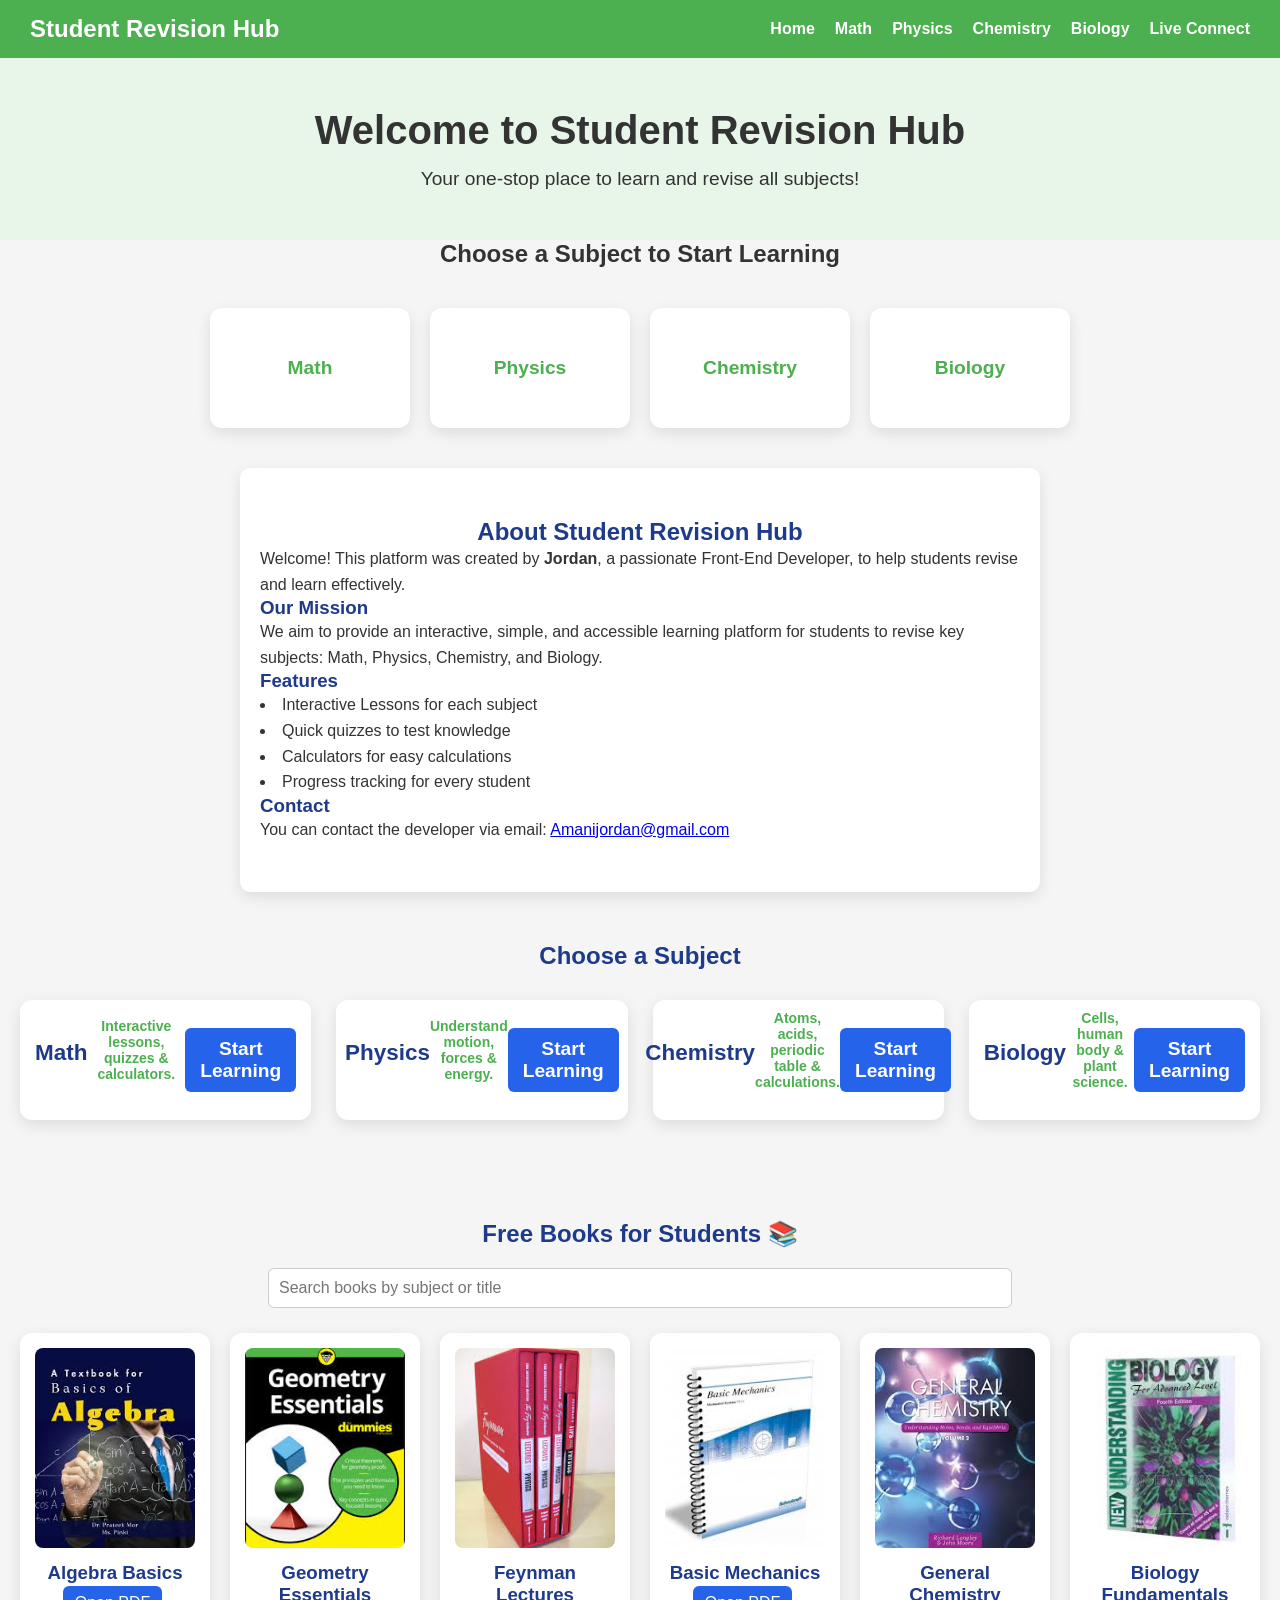
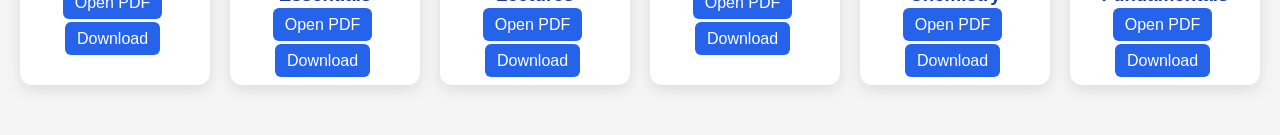
<file: index.html>
<!DOCTYPE html>
<html lang="en">
<head>
  <meta charset="UTF-8">
  <meta name="viewport" content="width=device-width, initial-scale=1.0">
  <title>Student Revision Hub</title>
  <link rel="stylesheet" href="style.css">
</head>
<body>

  <!-- Navigation Bar -->
  <nav class="navbar">
    <div class="logo">Student Revision Hub</div>
    <ul class="nav-links">
      <li><a href="index.html">Home</a></li>
      <li><a href="math.html">Math</a></li>
      <li><a href="pyscis.html">Physics</a></li>
      <li><a href="chemistry.html">Chemistry</a></li>
      <li><a href="biology.html">Biology</a></li>
      <li><a href="live.html">Live Connect</a></li>
    </ul>
  </nav>

  <!-- Hero / Welcome Section -->
  <header class="hero">
    <h1>Welcome to Student Revision Hub</h1>
    <p>Your one-stop place to learn and revise all subjects!</p>
  </header>

  <!-- Subjects Section -->
  <main>
    <h2>Choose a Subject to Start Learning</h2>
    <div class="subject-grid">
      <a href="math.html" class="subject-card">Math</a>
      <a href="pyscis.html" class="subject-card">Physics</a>
      <a href="chemestry.html" class="subject-card">Chemistry</a>
      <a href="biology.html" class="subject-card">Biology</a>
    </div>
  </main>


    <section class="about-container">
    <h2>About Student Revision Hub</h2>
    <p>Welcome! This platform was created by <strong>Jordan</strong>, a passionate Front-End Developer, to help students revise and learn effectively.</p>
    
    <h3>Our Mission</h3>
    <p>We aim to provide an interactive, simple, and accessible learning platform for students to revise key subjects: Math, Physics, Chemistry, and Biology.</p>

    <h3>Features</h3>
    <ul>
        <li>Interactive Lessons for each subject</li>
        <li>Quick quizzes to test knowledge</li>
        <li>Calculators for easy calculations</li>
        <li>Progress tracking for every student</li>
    </ul>

    <h3>Contact</h3>
    <p>You can contact the developer via email: <a href="mailto:alainbuhashe87gmail.com">Amanijordan@gmail.com</a></p>
</section>


    <section class="subjects-container">
    <h2>Choose a Subject</h2>
    <div class="subjects-grid">
        <div class="subject-card">
            <h3>Math</h3>
            <p>Interactive lessons, quizzes & calculators.</p>
            <a href="math.html" class="btn">Start Learning</a>
        </div>
        <div class="subject-card">
            <h3>Physics</h3>
            <p>Understand motion, forces & energy.</p>
            <a href="physics.html" class="btn">Start Learning</a>
        </div>
        <div class="subject-card">
            <h3>Chemistry</h3>
            <p>Atoms, acids, periodic table & calculations.</p>
            <a href="chemistry.html" class="btn">Start Learning</a>
        </div>
        <div class="subject-card">
            <h3>Biology</h3>
            <p>Cells, human body & plant science.</p>
            <a href="biology.html" class="btn">Start Learning</a>
        </div>
    </div>
</section>

       <section class="books-section">
    <h2>Free Books for Students 📚</h2>

    <!-- Search bar -->
    <input type="text" id="bookSearch" placeholder="Search books by subject or title" onkeyup="filterBooks()">

    <!-- Books Grid -->
    <div class="books-grid" id="booksGrid">
        <!-- Math Books -->
        <div class="book-card" data-subject="Math">
            <img src="[data-uri]" alt="Math Book">
            <h3>Algebra Basics</h3>
            <a href="https://www.mathsisfun.com/algebra/algebra-textbook.pdf" target="_blank" class="btn">Open PDF</a>
            <br>
            <br>
            <a href="https://www.mathsisfun.com/algebra/algebra-textbook.pdf" download class="btn download-btn">Download</a>
        </div>

        <div class="book-card" data-subject="Math">
            <img src="[data-uri]" alt="Math Book">
            <h3>Geometry Essentials</h3>
            <a href="https://www.ck12.org/book/CK-12-Geometry-Concepts/section/1.1/" target="_blank" class="btn">Open PDF</a>
            <br>
            <br>
            <a href="https://www.ck12.org/book/CK-12-Geometry-Concepts/section/1.1/" download class="btn download-btn">Download</a>
        </div>

        <!-- Physics Books -->
        <div class="book-card" data-subject="Physics">
            <img src="[data-uri]" alt="Physics Book">
            <h3>Feynman Lectures</h3>
            <a href="https://www.feynmanlectures.caltech.edu/Complete.pdf" target="_blank" class="btn">Open PDF</a>
            <br>
            <br>
            <a href="https://www.feynmanlectures.caltech.edu/Complete.pdf" download class="btn download-btn">Download</a>
        </div>

        <div class="book-card" data-subject="Physics">
            <img src="[data-uri]" alt="Physics Book">
            <h3>Basic Mechanics</h3>
            <a href="https://www.gutenberg.org/files/5001/5001-pdf.pdf" target="_blank" class="btn">Open PDF</a>
            <br>
            <br>
            <a href="https://www.gutenberg.org/files/5001/5001-pdf.pdf" download class="btn download-btn">Download</a>
        </div>

        <!-- Chemistry Books -->
        <div class="book-card" data-subject="Chemistry">
            <img src="[data-uri]" alt="Chemistry Book">
            <h3>General Chemistry</h3>
            <a href="https://chem.libretexts.org/@go/page/50801" target="_blank" class="btn">Open PDF</a>
            <br>
            <br>
            <a href="https://chem.libretexts.org/@go/page/50801" download class="btn download-btn">Download</a>
        </div>

        <!-- Biology Books -->
        <div class="book-card" data-subject="Biology">
            <img src="[data-uri]" alt="Biology Book">
            <h3>Biology Fundamentals</h3>
            <a href="https://www.ncbi.nlm.nih.gov/books/NBK21054/pdf/Bookshelf_NBK21054.pdf" target="_blank" class="btn">Open PDF</a>
            <br>
            <br>
            <a href="https://www.ncbi.nlm.nih.gov/books/NBK21054/pdf/Bookshelf_NBK21054.pdf" download class="btn download-btn">Download</a>
        </div>
    </div>

    <!-- Optional PDF Viewer -->
    <div id="pdfViewerContainer" style="display:none; text-align:center;">
        <h3 id="pdfTitle"></h3>
        <iframe id="pdfViewer" width="80%" height="500px"></iframe>
        <button onclick="closePdfViewer()" class="btn">Close PDF Viewer</button>
    </div>
</section>

<script>
  // Search/Filter Function
  function filterBooks() {
      const input = document.getElementById('bookSearch').value.toLowerCase();
      const books = document.querySelectorAll('.book-card');

      books.forEach(book => {
          const title = book.querySelector('h3').innerText.toLowerCase();
          const subject = book.dataset.subject.toLowerCase();
          if(title.includes(input) || subject.includes(input)) {
              book.style.display = "block";
          } else {
              book.style.display = "none";
          }
      });
  }

  // PDF Viewer Function
  const pdfViewerContainer = document.getElementById('pdfViewerContainer');
  const pdfViewer = document.getElementById('pdfViewer');
  const pdfTitle = document.getElementById('pdfTitle');

  document.querySelectorAll('.book-card .btn').forEach(btn => {
      btn.addEventListener('click', function(e){
          const href = this.getAttribute('href');
          const title = this.parentElement.querySelector('h3').innerText;
          // Only open in viewer for "Open PDF" buttons, not download
          if(!this.classList.contains('download-btn')) {
              e.preventDefault();
              pdfViewer.src = href;
              pdfTitle.innerText = title;
              pdfViewerContainer.style.display = "block";
          }
      });
  });

  function closePdfViewer() {
      pdfViewerContainer.style.display = "none";
      pdfViewer.src = "";
  }

  // Filter audio lessons
  function filterAudio() {
      const input = document.getElementById('audioSearch').value.toLowerCase();
      const audioCards = document.querySelectorAll('.audio-card');

      audioCards.forEach(card => {
          const title = card.querySelector('h3').innerText.toLowerCase();
          const subject = card.dataset.subject.toLowerCase();
          if(title.includes(input) || subject.includes(input)) {
              card.style.display = "block";
          } else {
              card.style.display = "none";
          }
      });
  }
</script>
</body>
</html>
</file>
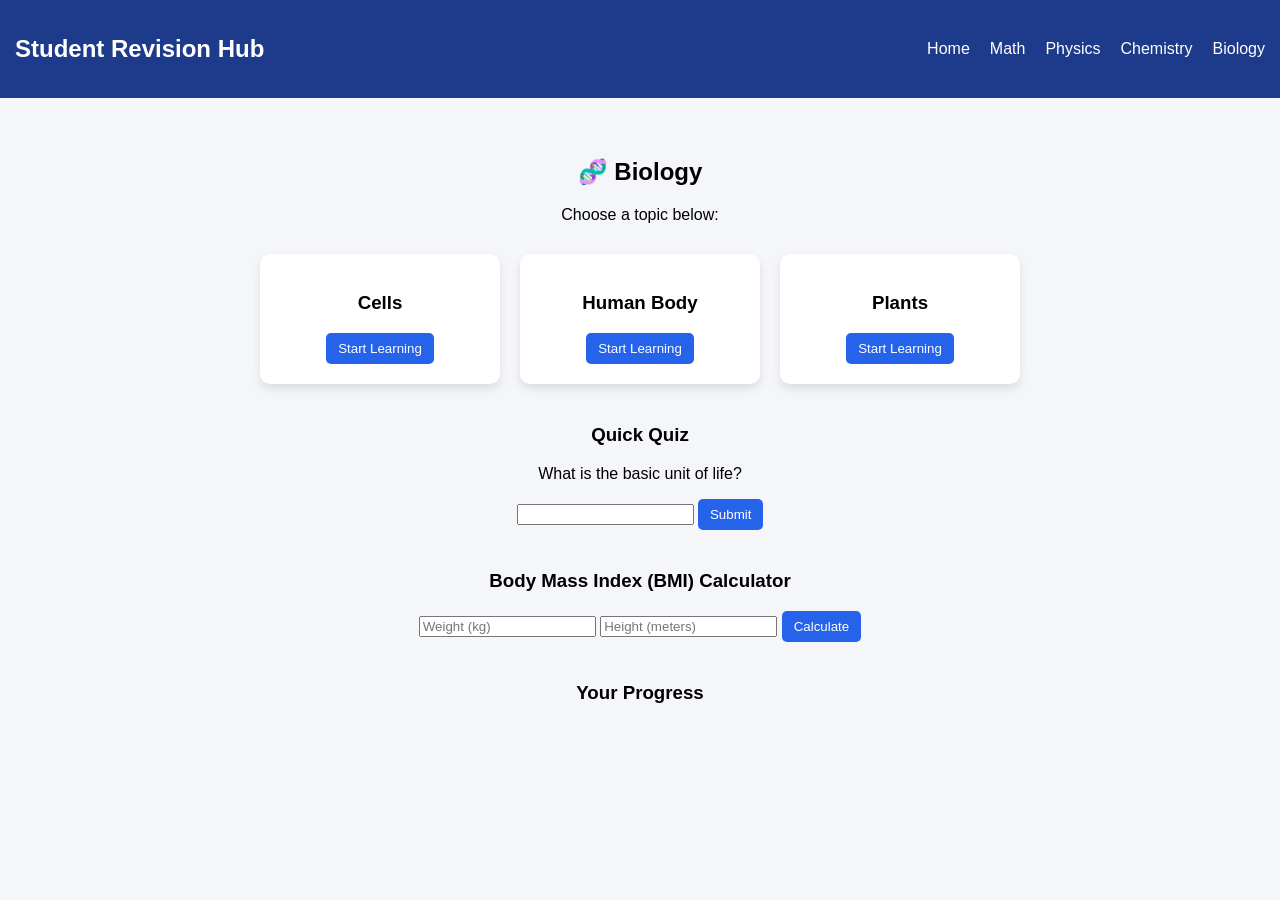
<file: biology.html>
<!DOCTYPE html>
<html lang="en">
<head>
    <meta charset="UTF-8">
    <title>Biology Revision</title>
    <link rel="stylesheet" href="Math.css">
</head>
<body>

<nav>
    <h1>Student Revision Hub</h1>
    <ul>
        <li><a href="index.html">Home</a></li>
        <li><a href="math.html">Math</a></li>
        <li><a href="physics.html">Physics</a></li>
        <li><a href="chemistry.html">Chemistry</a></li>
        <li><a href="biology.html">Biology</a></li>
    </ul>
</nav>

<section class="math-container">
    <h2>🧬 Biology</h2>
    <p>Choose a topic below:</p>

    <div class="topics">
        <div class="card">
            <h3>Cells</h3>
            <button onclick="openBioLesson('cells')">Start Learning</button>
        </div>

        <div class="card">
            <h3>Human Body</h3>
            <button onclick="openBioLesson('body')">Start Learning</button>
        </div>

        <div class="card">
            <h3>Plants</h3>
            <button onclick="openBioLesson('plants')">Start Learning</button>
        </div>
    </div>

    <div id="lesson-content"></div>

    <!-- Quiz -->
    <div class="quiz">
        <h3>Quick Quiz</h3>
        <p>What is the basic unit of life?</p>
        <input type="text" id="bioAnswer">
        <button onclick="checkBioQuiz()">Submit</button>
        <p id="bioResult"></p>
    </div>

    <!-- Calculator -->
    <div class="calculator">
        <h3>Body Mass Index (BMI) Calculator</h3>
        <input type="number" id="weight" placeholder="Weight (kg)">
        <input type="number" id="height" placeholder="Height (meters)">
        <button onclick="calculateBMI()">Calculate</button>
        <p id="bmiResult"></p>
    </div>

    <!-- Progress -->
    <div class="progress">
        <h3>Your Progress</h3>
        <p id="bioProgressStatus"></p>
    </div>

</section >
<script src="biology.js">

</script>

</body>
</html>
</file>
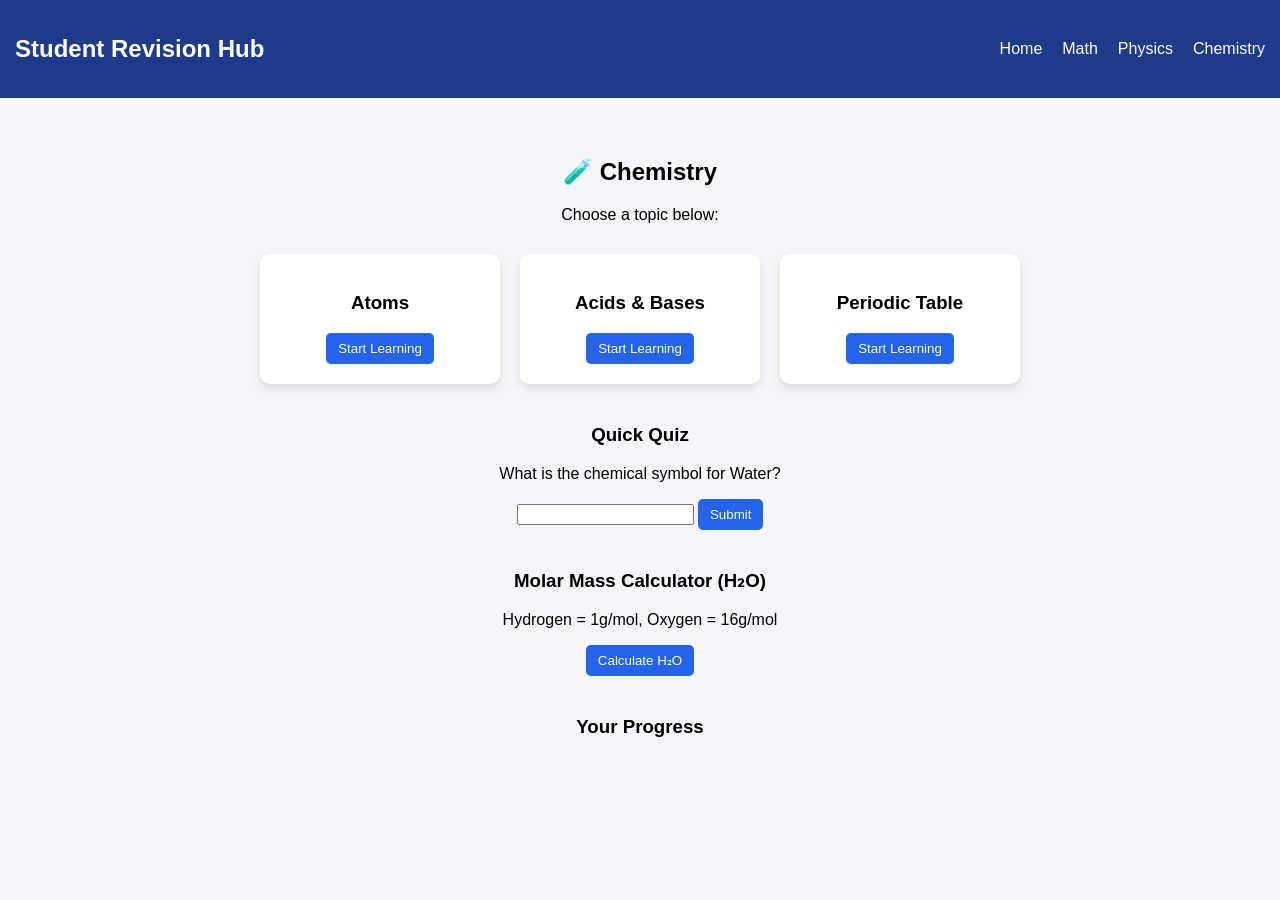
<file: chemestry.html>
<!DOCTYPE html>
<html lang="en">
<head>
    <meta charset="UTF-8">
    <title>Chemistry Revision</title>
    <link rel="stylesheet" href="Math.css">
</head>
<body>

<nav>
    <h1>Student Revision Hub</h1>
    <ul>
        <li><a href="index.html">Home</a></li>
        <li><a href="math.html">Math</a></li>
        <li><a href="physics.html">Physics</a></li>
        <li><a href="chemistry.html">Chemistry</a></li>
    </ul>
</nav>

<section class="math-container">
    <h2>🧪 Chemistry</h2>
    <p>Choose a topic below:</p>

    <div class="topics">
        <div class="card">
            <h3>Atoms</h3>
            <button onclick="openChemLesson('atoms')">Start Learning</button>
        </div>

        <div class="card">
            <h3>Acids & Bases</h3>
            <button onclick="openChemLesson('acids')">Start Learning</button>
        </div>

        <div class="card">
            <h3>Periodic Table</h3>
            <button onclick="openChemLesson('periodic')">Start Learning</button>
        </div>
    </div>

    <div id="lesson-content"></div>

    <!-- Quiz -->
    <div class="quiz">
        <h3>Quick Quiz</h3>
        <p>What is the chemical symbol for Water?</p>
        <input type="text" id="chemAnswer">
        <button onclick="checkChemQuiz()">Submit</button>
        <p id="chemResult"></p>
    </div>

    <!-- Calculator -->
    <div class="calculator">
        <h3>Molar Mass Calculator (H₂O)</h3>
        <p>Hydrogen = 1g/mol, Oxygen = 16g/mol</p>
        <button onclick="calculateMolarMass()">Calculate H₂O</button>
        <p id="molarResult"></p>
    </div>

    <!-- Progress -->
    <div class="progress">
        <h3>Your Progress</h3>
        <p id="chemProgressStatus"></p>
    </div>

</section>

<script src="chemestry.js">
</script>

</body>
</html>
</file>
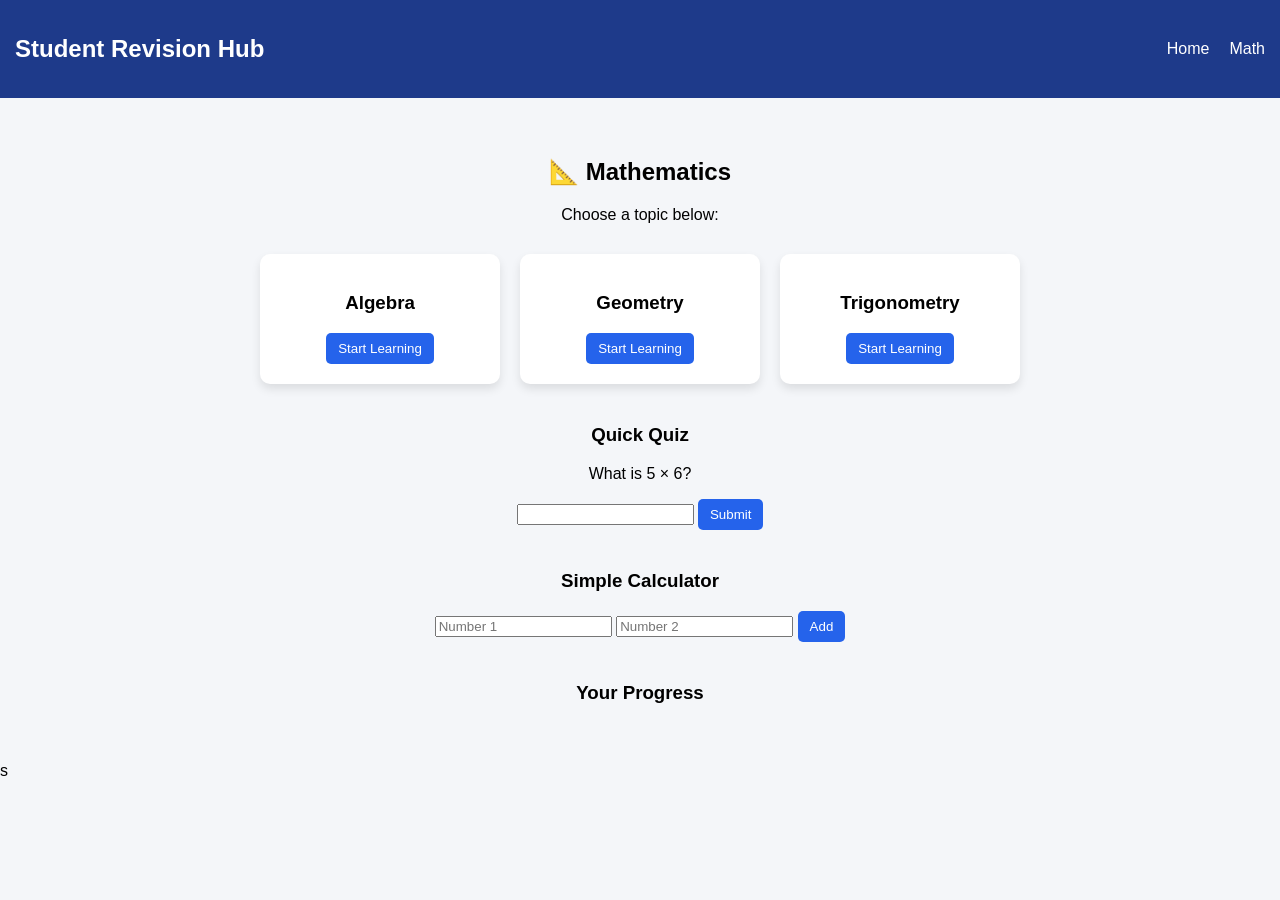
<file: math.html>
<!DOCTYPE html>
<html lang="en">
<head>
    <meta charset="UTF-8">
    <title>Math Revision</title>
    <link rel="stylesheet" href="Math.css">
</head>
<body>

<nav>
    <h1>Student Revision Hub</h1>
    <ul>
        <li><a href="index.html">Home</a></li>
        <li><a href="math.html">Math</a></li>
    </ul>
</nav>

<section class="math-container">
    <h2>📐 Mathematics</h2>
    <p>Choose a topic below:</p>

    <div class="topics">
        <div class="card">
            <h3>Algebra</h3>
            <button onclick="openLesson('algebra')">Start Learning</button>
        </div>

        <div class="card">
            <h3>Geometry</h3>
            <button onclick="openLesson('geometry')">Start Learning</button>
        </div>

        <div class="card">
            <h3>Trigonometry</h3>
            <button onclick="openLesson('trigonometry')">Start Learning</button>
        </div>
    </div>

    <div id="lesson-content"></div>

    <!-- Quiz -->
    <div class="quiz">
        <h3>Quick Quiz</h3>
        <p>What is 5 × 6?</p>
        <input type="number" id="quizAnswer">
        <button onclick="checkQuiz()">Submit</button>
        <p id="quizResult"></p>
    </div>

    <!-- Calculator -->
    <div class="calculator">
        <h3>Simple Calculator</h3>
        <input type="number" id="num1" placeholder="Number 1">
        <input type="number" id="num2" placeholder="Number 2">
        <button onclick="calculate()">Add</button>
        <p id="calcResult"></p>
    </div>

    <!-- Progress -->
    <div class="progress">
        <h3>Your Progress</h3>
        <p id="progressStatus"></p>
    </div>

</section>

<script src="math.js">
</script>
s
</body>
</html>
</file>
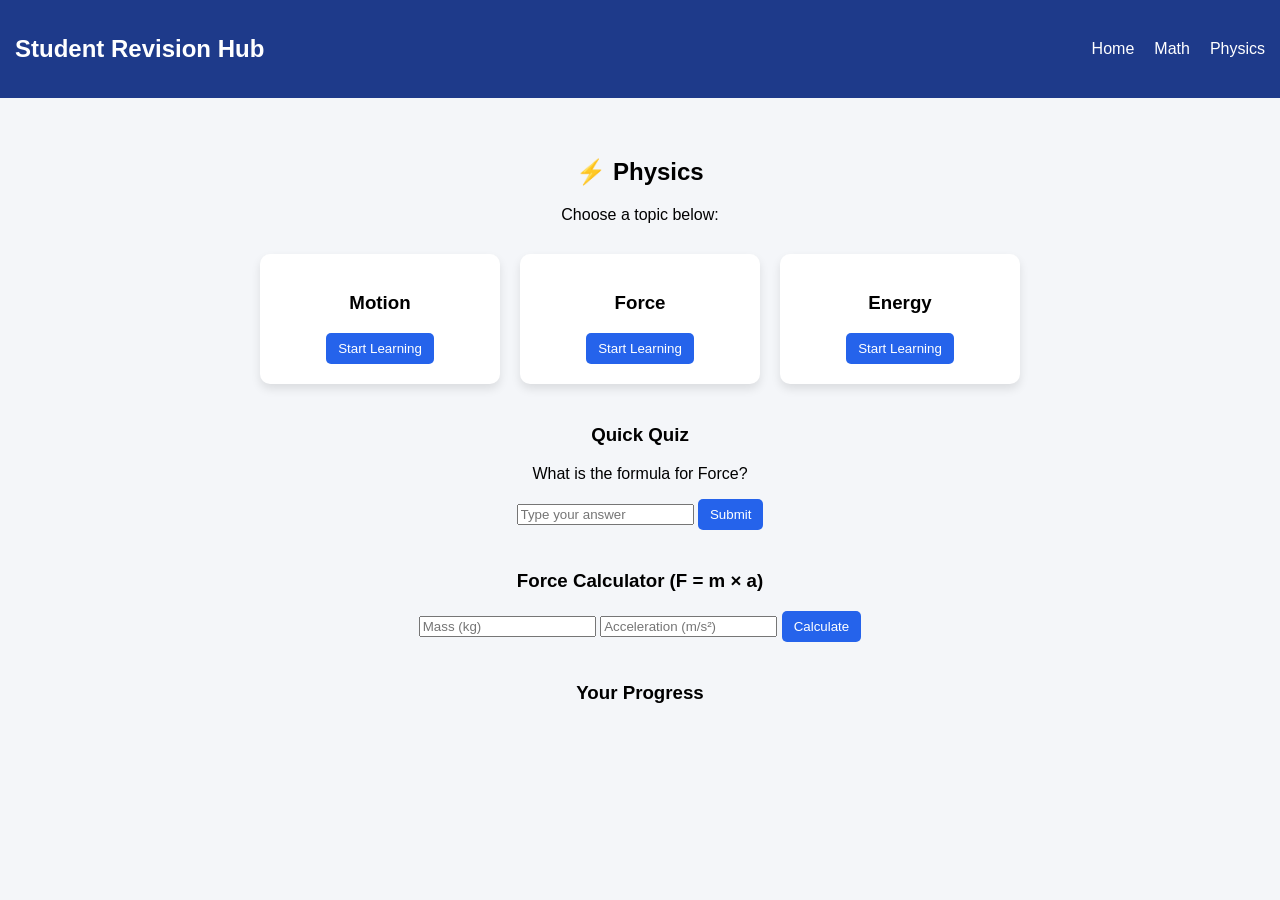
<file: pyscis.html>
<!DOCTYPE html>
<html lang="en">
<head>
    <meta charset="UTF-8">
    <title>Physics Revision</title>
    <link rel="stylesheet" href="Math.css">
</head>
<body>

<nav>
    <h1>Student Revision Hub</h1>
    <ul>
        <li><a href="index.html">Home</a></li>
        <li><a href="math.html">Math</a></li>
        <li><a href="physics.html">Physics</a></li>
    </ul>
</nav>

<section class="math-container">
    <h2>⚡ Physics</h2>
    <p>Choose a topic below:</p>

    <div class="topics">
        <div class="card">
            <h3>Motion</h3>
            <button onclick="openPhysicsLesson('motion')">Start Learning</button>
        </div>

        <div class="card">
            <h3>Force</h3>
            <button onclick="openPhysicsLesson('force')">Start Learning</button>
        </div>

        <div class="card">
            <h3>Energy</h3>
            <button onclick="openPhysicsLesson('energy')">Start Learning</button>
        </div>
    </div>

    <div id="lesson-content"></div>

    <!-- Quiz -->
    <div class="quiz">
        <h3>Quick Quiz</h3>
        <p>What is the formula for Force?</p>
        <input type="text" id="physicsAnswer" placeholder="Type your answer">
        <button onclick="checkPhysicsQuiz()">Submit</button>
        <p id="physicsResult"></p>
    </div>

    <!-- Physics Calculator -->
    <div class="calculator">
        <h3>Force Calculator (F = m × a)</h3>
        <input type="number" id="mass" placeholder="Mass (kg)">
        <input type="number" id="acceleration" placeholder="Acceleration (m/s²)">
        <button onclick="calculateForce()">Calculate</button>
        <p id="forceResult"></p>
    </div>

    <!-- Progress -->
    <div class="progress">
        <h3>Your Progress</h3>
        <p id="physicsProgressStatus"></p>
    </div>

</section>

<script src="physcis.js">
</script>

</body>
</html>
</file>
<file: style.css>
/* Reset & Base */
* {
  margin: 0;
  padding: 0;
  box-sizing: border-box;
  font-family: Arial, sans-serif;
}

body {
  background-color: #f5f5f5;
  color: #333;
}

/* Navbar */
.navbar {
  display: flex;
  justify-content: space-between;
  align-items: center;
  background-color: #4CAF50;
  padding: 15px 30px;
  color: white;
}

.navbar .logo {
  font-size: 1.5rem;
  font-weight: bold;
}

.navbar .nav-links {
  list-style: none;
  display: flex;
  gap: 20px;
}

.navbar .nav-links li a {
  color: white;
  text-decoration: none;
  font-weight: bold;
  transition: 0.3s;
}

.navbar .nav-links li a:hover {
  text-decoration: underline;
}

/* Hero Section */
.hero {
  text-align: center;
  padding: 50px 20px;
  background-color: #e8f5e9;
}

.hero h1 {
  font-size: 2.5rem;
  margin-bottom: 15px;
}

.hero p {
  font-size: 1.2rem;
}

/* Subjects Grid */
.subject-grid {
  display: grid;
  grid-template-columns: repeat(auto-fit, minmax(150px, 1fr));
  gap: 20px;
  max-width: 900px;
  margin: 40px auto;
  padding: 0 20px;
}
h2{
    text-align: center;
}
.subject-card {
  display: flex;
  justify-content: center;
  align-items: center;
  height: 120px;
  background-color: white;
  border-radius: 10px;
  box-shadow: 0 5px 10px rgba(0,0,0,0.1);
  font-size: 1.2rem;
  font-weight: bold;
  color: #4CAF50;
  text-decoration: none;
  transition: all 0.3s;
}

.subject-card:hover {
  transform: translateY(-5px);
  box-shadow: 0 10px 15px rgba(0,0,0,0.2);
  background-color: #4CAF50;
  color: white;
}

.about-container {
    padding: 50px 20px;
    max-width: 800px;
    margin: 0 auto;
    background: #ffffff;
    border-radius: 10px;
    box-shadow: 0 5px 15px rgba(0,0,0,0.1);
}

.about-container h2, .about-container h3 {
    color: #1e3a8a;
}

.about-container p, .about-container ul {
    line-height: 1.6;
}

.about-container ul {
    list-style: disc inside;
}

/* MOBILE RESPONSIVE STYLING */
@media only screen and (max-width: 768px) {

    nav {
        flex-direction: column;
        align-items: flex-start;
    }

    nav ul {
        flex-direction: column;
        gap: 10px;
        padding-left: 0;
    }

    .topics {
        flex-direction: column;
        gap: 15px;
    }

    .card {
        width: 100%;
        max-width: 350px;
        margin: 0 auto;
    }

    .home, .about-container, .math-container {
        padding: 20px;
    }

    .calculator input, .quiz input {
        width: 100%;
        margin-bottom: 10px;
    }

    .calculator button, .quiz button {
        width: 100%;
    }
}
/* SUBJECT GRID */
.subjects-container {
    padding: 50px 20px;
    text-align: center;
}

.subjects-container h2 {
    color: #1e3a8a;
    margin-bottom: 30px;
}

.subjects-grid {
    display: grid;
    grid-template-columns: repeat(auto-fit, minmax(220px, 1fr));
    gap: 25px;
}

.subject-card {
    background: white;
    padding: 25px 15px;
    border-radius: 12px;
    box-shadow: 0 5px 15px rgba(0,0,0,0.1);
    transition: transform 0.3s, box-shadow 0.3s;
}

.subject-card h3 {
    color: #1e3a8a;
    margin-bottom: 15px;
}

.subject-card p {
    font-size: 14px;
    margin-bottom: 20px;
}

.subject-card .btn {
    text-decoration: none;
    background: #2563eb;
    color: white;
    padding: 10px 15px;
    border-radius: 6px;
    display: inline-block;
    transition: background 0.3s;
}

.subject-card .btn:hover {
    background: #1e40af;
}

.subject-card:hover {
    transform: translateY(-7px);
    box-shadow: 0 10px 20px rgba(0,0,0,0.15);
}

/* Mobile Responsive */
@media only screen and (max-width: 768px) {
    .subjects-grid {
        grid-template-columns: 1fr;
    }
}

/* LIVE CHAT */
.message .reactions span {
    cursor: pointer;
    margin-right: 5px;
    font-size: 18px;
    user-select: none;
}

.reaction-display {
    margin-left: 5px;
    font-size: 14px;
}

/* Scrollable chat box */
.chat-box {
    border: 1px solid #ccc;
    height: 400px;
    overflow-y: auto;
    padding: 15px;
    background: #f9f9f9;
    margin-bottom: 15px;
    border-radius: 10px;
}

/* Teacher / Student colors */
.message.teacher .msg-text { background: #cbe7ff; }
.message.student .msg-text { background: #d1f7c4; }

/* BOOKS GRID */
.books-section {
    padding: 50px 20px;
    text-align: center;
}

.books-section h2 {
    color: #1e3a8a;
    margin-bottom: 20px;
}

#bookSearch {
    width: 60%;
    padding: 10px;
    margin-bottom: 25px;
    border-radius: 6px;
    border: 1px solid #ccc;
    font-size: 16px;
}

.books-grid {
    display: grid;
    grid-template-columns: repeat(auto-fit, minmax(180px, 1fr));
    gap: 20px;
}

.book-card {
    background: white;
    padding: 15px;
    border-radius: 12px;
    box-shadow: 0 5px 15px rgba(0,0,0,0.1);
    transition: transform 0.3s, box-shadow 0.3s;
    cursor: pointer;
}

.book-card img {
    width: 100%;
    height: 200px;
    object-fit: cover;
    border-radius: 8px;
    margin-bottom: 10px;
}

.book-card h3 {
    margin-bottom: 10px;
    color: #1e3a8a;
}

.book-card .btn {
    background: #2563eb;
    color: white;
    padding: 8px 12px;
    border-radius: 6px;
    text-decoration: none;
    margin-right: 5px;
    transition: background 0.3s;
}

.book-card .btn:hover {
    background: #1e40af;
}

.book-card:hover {
    transform: translateY(-7px);
    box-shadow: 0 10px 20px rgba(0,0,0,0.15);
}

/* PDF Viewer */
#pdfViewerContainer {
    margin-top: 40px;
}

#pdfViewerContainer h3 {
    margin-bottom: 15px;
}

/* Mobile */
@media only screen and (max-width: 768px) {
    .books-grid {
        grid-template-columns: 1fr;
    }

    #bookSearch {
        width: 90%;
    }

    #pdfViewer {
        width: 95%;
    }
}

/* AUDIO REVISION */
.audio-revision-section {
    padding: 50px 20px;
    text-align: center;
    background: #f4f7ff;
}

.audio-revision-section h2 {
    color: #1e3a8a;
    margin-bottom: 20px;
}

#audioSearch {
    width: 60%;
    padding: 10px;
    margin-bottom: 25px;
    border-radius: 6px;
    border: 1px solid #ccc;
    font-size: 16px;
}

.audio-grid {
    display: grid;
    grid-template-columns: repeat(auto-fit, minmax(250px, 1fr));
    gap: 20px;
}

.audio-card {
    background: white;
    padding: 15px;
    border-radius: 12px;
    box-shadow: 0 5px 15px rgba(0,0,0,0.1);
    transition: transform 0.3s, box-shadow 0.3s;
}

.audio-card:hover {
    transform: translateY(-5px);
    box-shadow: 0 10px 20px rgba(0,0,0,0.15);
}

.audio-card h3 {
    margin-bottom: 10px;
    color: #1e3a8a;
}

/* Mobile */
@media only screen and (max-width: 768px) {
    #audioSearch {
        width: 90%;
    }
    .audio-grid {
        grid-template-columns: 1fr;
    }
}
</file>
<file: Math.css>
body {
    font-family: Arial, sans-serif;
    margin: 0;
    background-color: #f4f6f9;
}

nav {
    background: #1e3a8a;
    color: white;
    padding: 15px;
    display: flex;
    justify-content: space-between;
    align-items: center;
}

nav ul {
    list-style: none;
    display: flex;
    gap: 20px;
}

nav a {
    color: white;
    text-decoration: none;
}

.home {
    text-align: center;
    padding: 80px 20px;
}

.btn {
    display: inline-block;
    margin-top: 20px;
    padding: 10px 20px;
    background: #2563eb;
    color: white;
    text-decoration: none;
    border-radius: 5px;
}

.math-container {
    padding: 40px;
    text-align: center;
}

.topics {
    display: flex;
    justify-content: center;
    gap: 20px;
    margin-top: 30px;
}

.card {
    background: white;
    padding: 20px;
    width: 200px;
    border-radius: 10px;
    box-shadow: 0 5px 10px rgba(0,0,0,0.1);
}

button {
    background: #2563eb;
    color: white;
    border: none;
    padding: 8px 12px;
    cursor: pointer;
    border-radius: 5px;
}

.quiz, .calculator, .progress {
    margin-top: 40px;
}

/* MOBILE RESPONSIVE STYLING */
@media only screen and (max-width: 768px) {

    nav {
        flex-direction: column;
        align-items: flex-start;
    }

    nav ul {
        flex-direction: column;
        gap: 10px;
        padding-left: 0;
    }

    .topics {
        flex-direction: column;
        gap: 15px;
    }

    .card {
        width: 100%;
        max-width: 350px;
        margin: 0 auto;
    }

    .home, .about-container, .math-container {
        padding: 20px;
    }

    .calculator input, .quiz input {
        width: 100%;
        margin-bottom: 10px;
    }

    .calculator button, .quiz button {
        width: 100%;
    }
}


/* SUBJECT GRID */
.subjects-container {
    padding: 50px 20px;
    text-align: center;
}

.subjects-container h2 {
    color: #1e3a8a;
    margin-bottom: 30px;
}

.subjects-grid {
    display: grid;
    grid-template-columns: repeat(auto-fit, minmax(220px, 1fr));
    gap: 25px;
}

.subject-card {
    background: white;
    padding: 25px 15px;
    border-radius: 12px;
    box-shadow: 0 5px 15px rgba(0,0,0,0.1);
    transition: transform 0.3s, box-shadow 0.3s;
}

.subject-card h3 {
    color: #1e3a8a;
    margin-bottom: 15px;
}

.subject-card p {
    font-size: 14px;
    margin-bottom: 20px;
}

.subject-card .btn {
    text-decoration: none;
    background: #2563eb;
    color: white;
    padding: 10px 15px;
    border-radius: 6px;
    display: inline-block;
    transition: background 0.3s;
}

.subject-card .btn:hover {
    background: #1e40af;
}

.subject-card:hover {
    transform: translateY(-7px);
    box-shadow: 0 10px 20px rgba(0,0,0,0.15);
}

/* Mobile Responsive */
@media only screen and (max-width: 768px) {
    .subjects-grid {
        grid-template-columns: 1fr;
    }
}

/* LIVE CHAT */
.message .reactions span {
    cursor: pointer;
    margin-right: 5px;
    font-size: 18px;
    user-select: none;
}

.reaction-display {
    margin-left: 5px;
    font-size: 14px;
}

/* Scrollable chat box */
.chat-box {
    border: 1px solid #ccc;
    height: 400px;
    overflow-y: auto;
    padding: 15px;
    background: #f9f9f9;
    margin-bottom: 15px;
    border-radius: 10px;
}

/* Teacher / Student colors */
.message.teacher .msg-text { background: #cbe7ff; }
.message.student .msg-text { background: #d1f7c4; }

/* LIVE CHAT STYLING */
.live-container {
    max-width: 700px;
    margin: 50px auto;
    text-align: center;
}

.chat-box {
    border: 1px solid #ccc;
    height: 400px;
    overflow-y: auto;
    padding: 15px;
    background: #f9f9f9;
    margin-bottom: 15px;
    border-radius: 10px;
}

.chat-login input, .chat-login select {
    padding: 10px;
    margin: 5px;
    border-radius: 6px;
    border: 1px solid #ccc;
}

.chat-input input {
    width: 70%;
    padding: 10px;
    border-radius: 6px;
    border: 1px solid #ccc;
}

.chat-input button {
    padding: 10px 20px;
    background: #2563eb;
    color: white;
    border: none;
    border-radius: 6px;
    cursor: pointer;
    margin-left: 5px;
}

.chat-input button:hover {
    background: #1e40af;
}

/* Messages */
.message {
    display: flex;
    margin-bottom: 10px;
    align-items: flex-start;
}

.msg-avatar {
    font-size: 30px;
    margin-right: 10px;
}

.msg-content {
    text-align: left;
}

.msg-header {
    font-size: 12px;
    color: #555;
    margin-bottom: 3px;
}

.msg-text {
    background: #e0e0e0;
    padding: 10px;
    border-radius: 8px;
    margin: 0;
}

.message.teacher .msg-text {
    background: #cbe7ff;
}

.message.student .msg-text {
    background: #d1f7c4;
}

/* Timestamp */
.time {
    font-size: 10px;
    color: #999;
    margin-left: 5px;
}

/* Mobile */
@media only screen and (max-width: 768px) {
    .chat-input input {
        width: 60%;
    }

    .chat-login input, .chat-login select {
        width: 45%;
    }

    .message {
        flex-direction: column;
        align-items: flex-start;
    }

    .msg-avatar {
        margin-bottom: 5px;
    }
}
</file>
